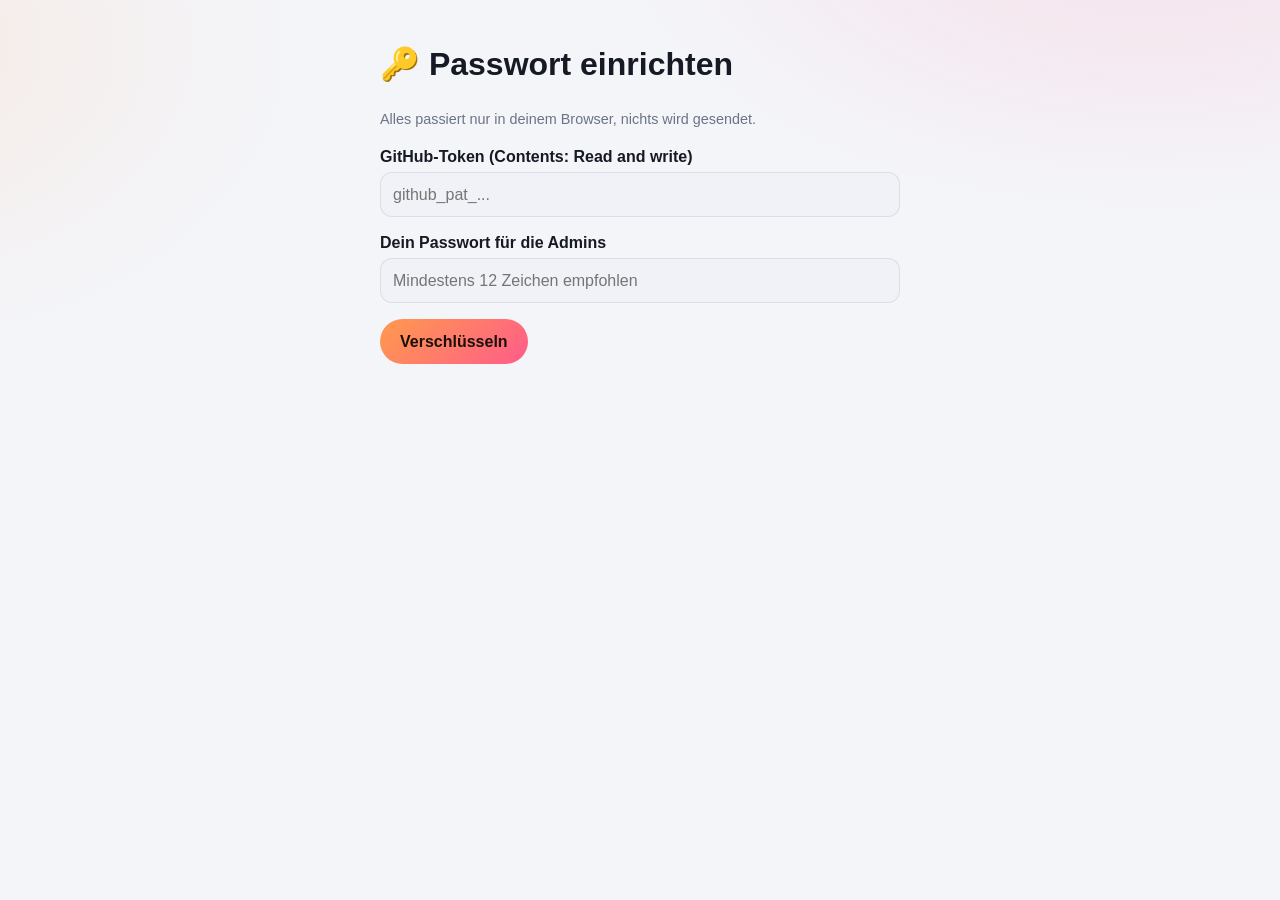
<file: setup.html>
<!DOCTYPE html>
<html lang="de">
<head>
  <meta charset="UTF-8">
  <meta name="viewport" content="width=device-width, initial-scale=1">
  <title>Einrichtung</title>
  <link rel="stylesheet" href="style.css">
  <style>
    body { padding: 20px; max-width: 560px; margin: 0 auto; }
    label { display: block; margin: 14px 0 4px; font-weight: 600; }
    textarea { min-height: 120px; font-family: monospace; font-size: .8rem; }
    .ok { color: #2e8b57; font-weight: 600; }
  </style>
</head>
<body>
  <h1>🔑 Passwort einrichten</h1>
  <p class="hint">Alles passiert nur in deinem Browser, nichts wird gesendet.</p>

  <label for="tok">GitHub-Token (Contents: Read and write)</label>
  <input id="tok" type="password" autocomplete="off" placeholder="github_pat_...">

  <label for="pw">Dein Passwort für die Admins</label>
  <input id="pw" type="text" autocomplete="off" placeholder="Mindestens 12 Zeichen empfohlen">

  <p><button id="go">Verschlüsseln</button></p>

  <div id="out" hidden>
    <p class="ok">Fertig! Diese Zeile kopieren:</p>
    <textarea id="result" readonly></textarea>
    <p><button id="copy">Kopieren</button></p>
    <p class="hint">Jetzt auf GitHub die Datei <b>config.js</b> öffnen (Stift-Symbol), den Inhalt komplett durch die kopierte Zeile ersetzen und speichern (Commit changes).</p>
  </div>

<script>
const b64 = u8 => { let s = ''; u8.forEach(b => s += String.fromCharCode(b)); return btoa(s); };
document.getElementById('go').addEventListener('click', async () => {
  const token = document.getElementById('tok').value.trim();
  const pw = document.getElementById('pw').value;
  if (!token || !pw) return alert('Bitte Token und Passwort eingeben.');
  if (pw.length < 8) return alert('Das Passwort ist zu kurz (mindestens 8, besser 12+ Zeichen).');
  const enc = new TextEncoder();
  const salt = crypto.getRandomValues(new Uint8Array(16));
  const iv = crypto.getRandomValues(new Uint8Array(12));
  const km = await crypto.subtle.importKey('raw', enc.encode(pw), 'PBKDF2', false, ['deriveKey']);
  const key = await crypto.subtle.deriveKey(
    { name: 'PBKDF2', salt, iterations: 250000, hash: 'SHA-256' },
    km, { name: 'AES-GCM', length: 256 }, false, ['encrypt']);
  const ct = new Uint8Array(await crypto.subtle.encrypt({ name: 'AES-GCM', iv }, key, enc.encode(token)));
  const blob = btoa(JSON.stringify({ s: b64(salt), i: b64(iv), c: b64(ct) }));
  document.getElementById('result').value = 'const LOCKED = "' + blob + '";';
  document.getElementById('out').hidden = false;
});
document.getElementById('copy').addEventListener('click', async () => {
  const el = document.getElementById('result');
  el.select();
  try { await navigator.clipboard.writeText(el.value); alert('Kopiert'); } catch { document.execCommand('copy'); }
});
</script>
</body>
</html>
</file>
<file: style.css>
:root {
  --bg: #0b0d12;
  --s1: #141821;
  --s2: #1b2130;
  --line: rgba(255, 255, 255, .08);
  --text: #f1f3f8;
  --muted: #8b94a8;
  --a1: #ff9a4d;
  --a2: #ff5c8a;
  --danger: #ff6b6b;
  --shadow: 0 8px 30px rgba(0, 0, 0, .35);
}
@media (prefers-color-scheme: light) {
  :root {
    --bg: #f4f5f9;
    --s1: #ffffff;
    --s2: #f0f2f7;
    --line: rgba(20, 25, 40, .09);
    --text: #161a24;
    --muted: #6b7385;
    --shadow: 0 8px 24px rgba(20, 25, 40, .10);
  }
}

* { box-sizing: border-box; -webkit-tap-highlight-color: transparent; }

body {
  margin: 0;
  font-family: -apple-system, BlinkMacSystemFont, "Inter", "Segoe UI", Roboto, sans-serif;
  color: var(--text);
  background:
    radial-gradient(900px 500px at 90% -10%, rgba(255, 92, 138, .14), transparent 60%),
    radial-gradient(700px 500px at -10% 5%, rgba(255, 154, 77, .12), transparent 60%),
    var(--bg);
  background-attachment: fixed;
  min-height: 100vh;
  padding-bottom: 130px;
  line-height: 1.45;
}

.top {
  max-width: 720px; margin: 0 auto; padding: 14px 18px 4px;
  display: flex; justify-content: flex-end;
}
main { max-width: 720px; margin: 0 auto; padding: 8px 16px 0; }
section { margin-bottom: 30px; }

h2 {
  font-size: .72rem; letter-spacing: .16em; text-transform: uppercase;
  color: var(--muted); font-weight: 700; margin: 0 4px 12px;
}

.icon {
  width: 42px; height: 42px; padding: 0; display: grid; place-items: center;
  background: var(--s1); color: var(--muted); border: 1px solid var(--line);
  border-radius: 50%; cursor: pointer; transition: .2s;
}
.icon:hover { color: var(--text); background: var(--s2); }

/* Karten */
.card {
  background: var(--s1); border: 1px solid var(--line); border-radius: 18px;
  padding: 16px 18px; margin-bottom: 12px; box-shadow: var(--shadow);
  animation: in .4s ease both;
}
.card h3 { margin: 0 0 2px; font-size: 1.1rem; letter-spacing: -.01em; }
.card .date { color: var(--muted); font-size: .78rem; margin-bottom: 8px; }
.card p { margin: 0; white-space: pre-wrap; color: var(--text); opacity: .9; }

/* Befehle */
.rules .card {
  background: linear-gradient(135deg, rgba(255, 154, 77, .16), rgba(255, 92, 138, .14));
  border-color: rgba(255, 140, 100, .35);
}
.rules ul { list-style: none; margin: 0; padding: 0; }
.rules li {
  display: flex; align-items: center; gap: 12px; padding: 8px 0;
  font-size: 1.12rem; font-weight: 700; letter-spacing: -.01em;
}
.rules li::before {
  content: ""; flex: none; width: 10px; height: 10px; border-radius: 50%;
  background: linear-gradient(135deg, var(--a1), var(--a2));
}

/* Essensplan */
.meals { display: grid; gap: 8px; }
@media (min-width: 560px) { .meals { grid-template-columns: 1fr 1fr; } }
.meal {
  display: flex; flex-direction: column; gap: 2px;
  background: var(--s1); border: 1px solid var(--line); border-radius: 16px;
  padding: 12px 16px; animation: in .4s ease both;
}
.meal .day { font-size: .72rem; font-weight: 700; letter-spacing: .1em; text-transform: uppercase; color: var(--muted); }
.meal .dish { font-size: 1.05rem; font-weight: 600; }
.meal.today {
  background: linear-gradient(135deg, rgba(255, 154, 77, .18), rgba(255, 92, 138, .14));
  border-color: rgba(255, 140, 100, .5);
}
.meal.today .day { color: var(--a1); }

/* Eingabefelder */
input, textarea {
  width: 100%; font: inherit; color: var(--text); background: var(--s2);
  border: 1px solid var(--line); border-radius: 12px; padding: 10px 12px;
}
textarea { min-height: 96px; resize: vertical; }
input:focus, textarea:focus {
  outline: none; border-color: var(--a1); box-shadow: 0 0 0 3px rgba(255, 154, 77, .22);
}
.rules li input { flex: 1; font-weight: 700; }
.card-head { display: flex; gap: 8px; align-items: center; margin-bottom: 10px; }
.card-head input { font-weight: 700; }

/* Buttons */
button {
  font: inherit; font-weight: 700; cursor: pointer; border: 0; border-radius: 999px;
  padding: 11px 20px; color: #1b1008;
  background: linear-gradient(135deg, var(--a1), var(--a2));
  transition: transform .15s, filter .15s;
}
button:active { transform: scale(.96); }
button:disabled { opacity: .6; }
button.icon { padding: 0; background: var(--s1); color: var(--muted); font-weight: 400; }
button.del {
  background: transparent; color: var(--danger); padding: 8px; border-radius: 10px;
  display: grid; place-items: center; flex: none;
}
button.del:hover { background: rgba(255, 107, 107, .12); }

/* Plus-Knopf */
.fab-wrap {
  position: fixed; right: 18px; bottom: 22px; z-index: 10;
  display: flex; flex-direction: column; align-items: flex-end; gap: 10px;
}
.fab {
  width: 60px; height: 60px; padding: 0; font-size: 2rem; line-height: 1; font-weight: 400;
  border-radius: 50%; box-shadow: 0 10px 28px rgba(255, 92, 138, .4);
  transition: transform .25s;
}
.fab.open { transform: rotate(45deg); }
.fab-menu { display: flex; flex-direction: column; gap: 8px; align-items: flex-end; }
.fab-menu button {
  background: var(--s1); color: var(--text); border: 1px solid var(--line);
  box-shadow: var(--shadow); animation: in .2s ease both;
}

/* Speichern */
.save-bar { position: fixed; left: 18px; bottom: 28px; z-index: 9; }
.save-bar button { box-shadow: 0 10px 28px rgba(255, 154, 77, .35); padding: 14px 26px; }

/* Anmeldung */
dialog {
  border: 1px solid var(--line); border-radius: 22px; padding: 20px;
  width: min(86vw, 340px); background: var(--s1); color: var(--text);
  box-shadow: var(--shadow);
}
dialog::backdrop { background: rgba(0, 0, 0, .6); backdrop-filter: blur(6px); }
dialog form { display: flex; flex-direction: column; gap: 12px; margin: 0; }

.hint { color: var(--muted); font-size: .9rem; }

.toast {
  position: fixed; top: 16px; left: 50%; transform: translateX(-50%); z-index: 20;
  background: var(--s1); color: var(--text); border: 1px solid var(--line);
  padding: 10px 18px; border-radius: 999px; font-size: .9rem; box-shadow: var(--shadow);
}

[hidden] { display: none !important; }

@keyframes in { from { opacity: 0; transform: translateY(8px); } to { opacity: 1; transform: none; } }
</file>
